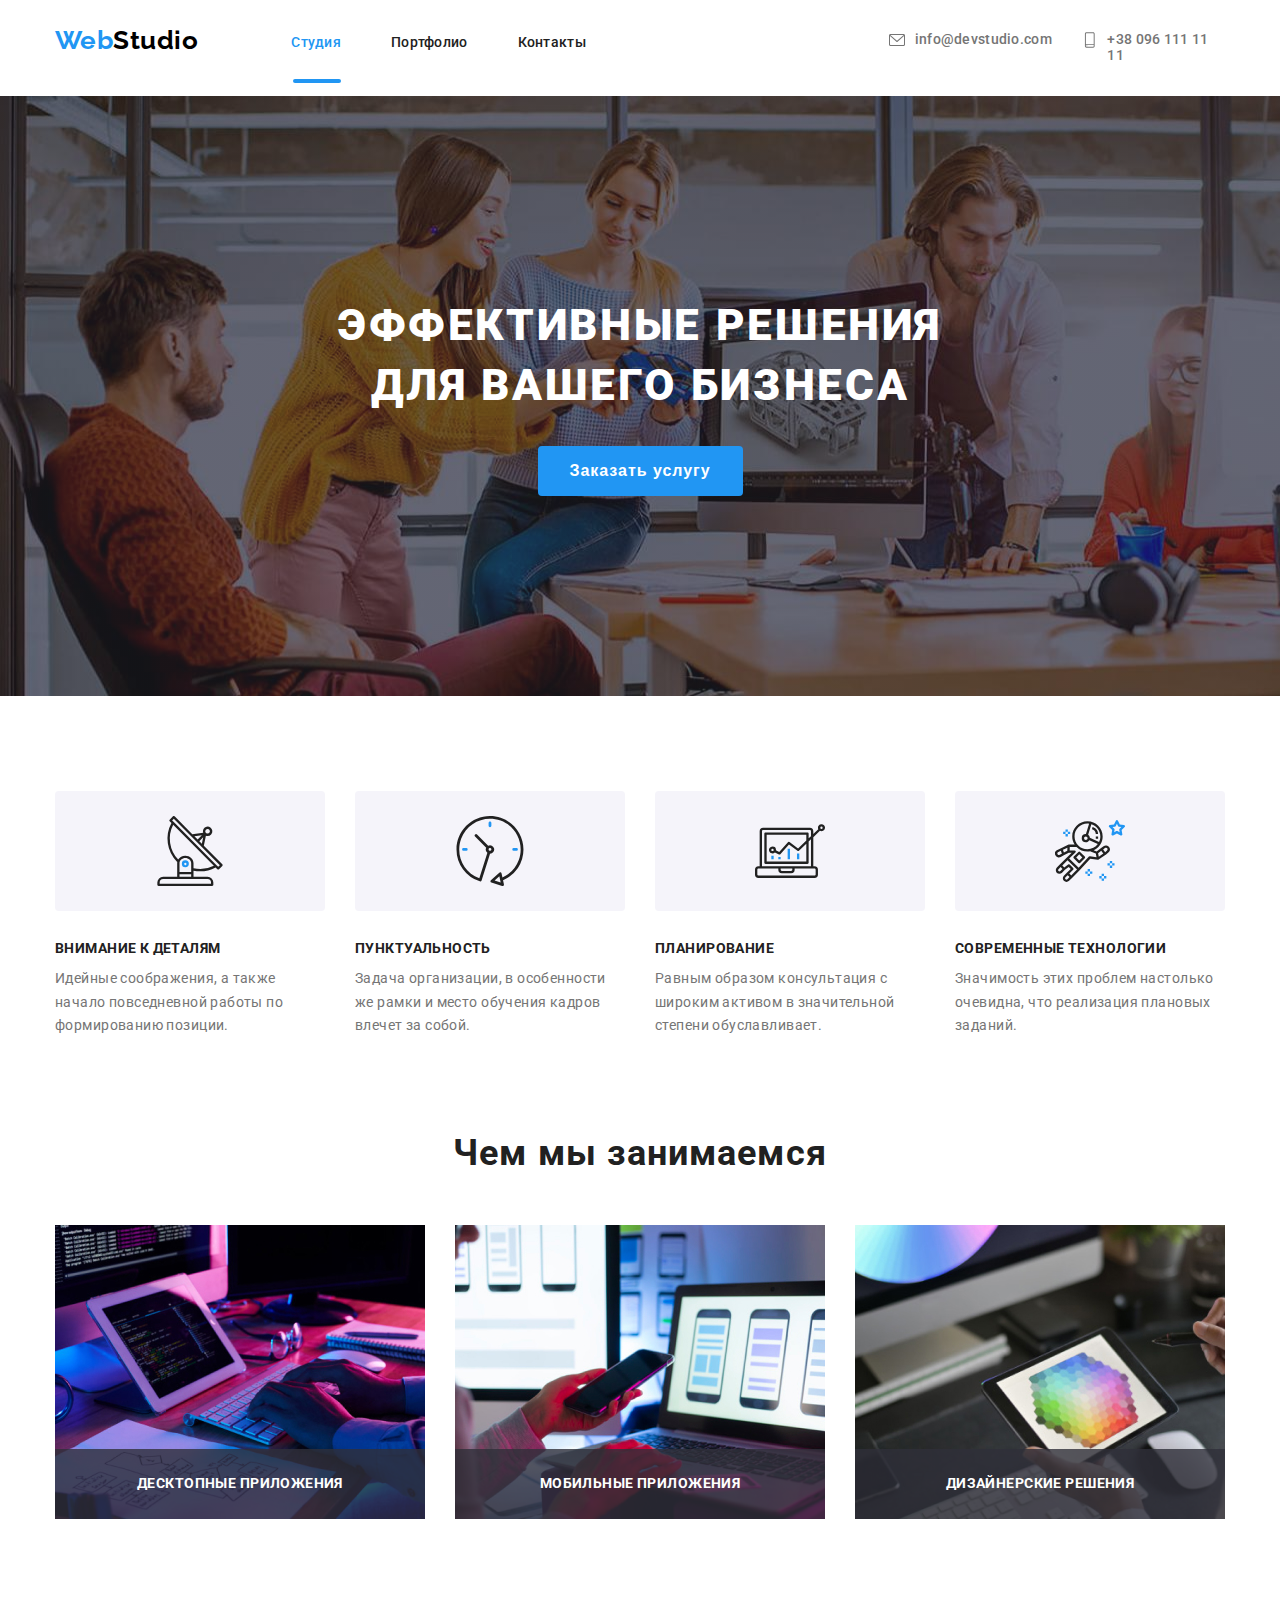
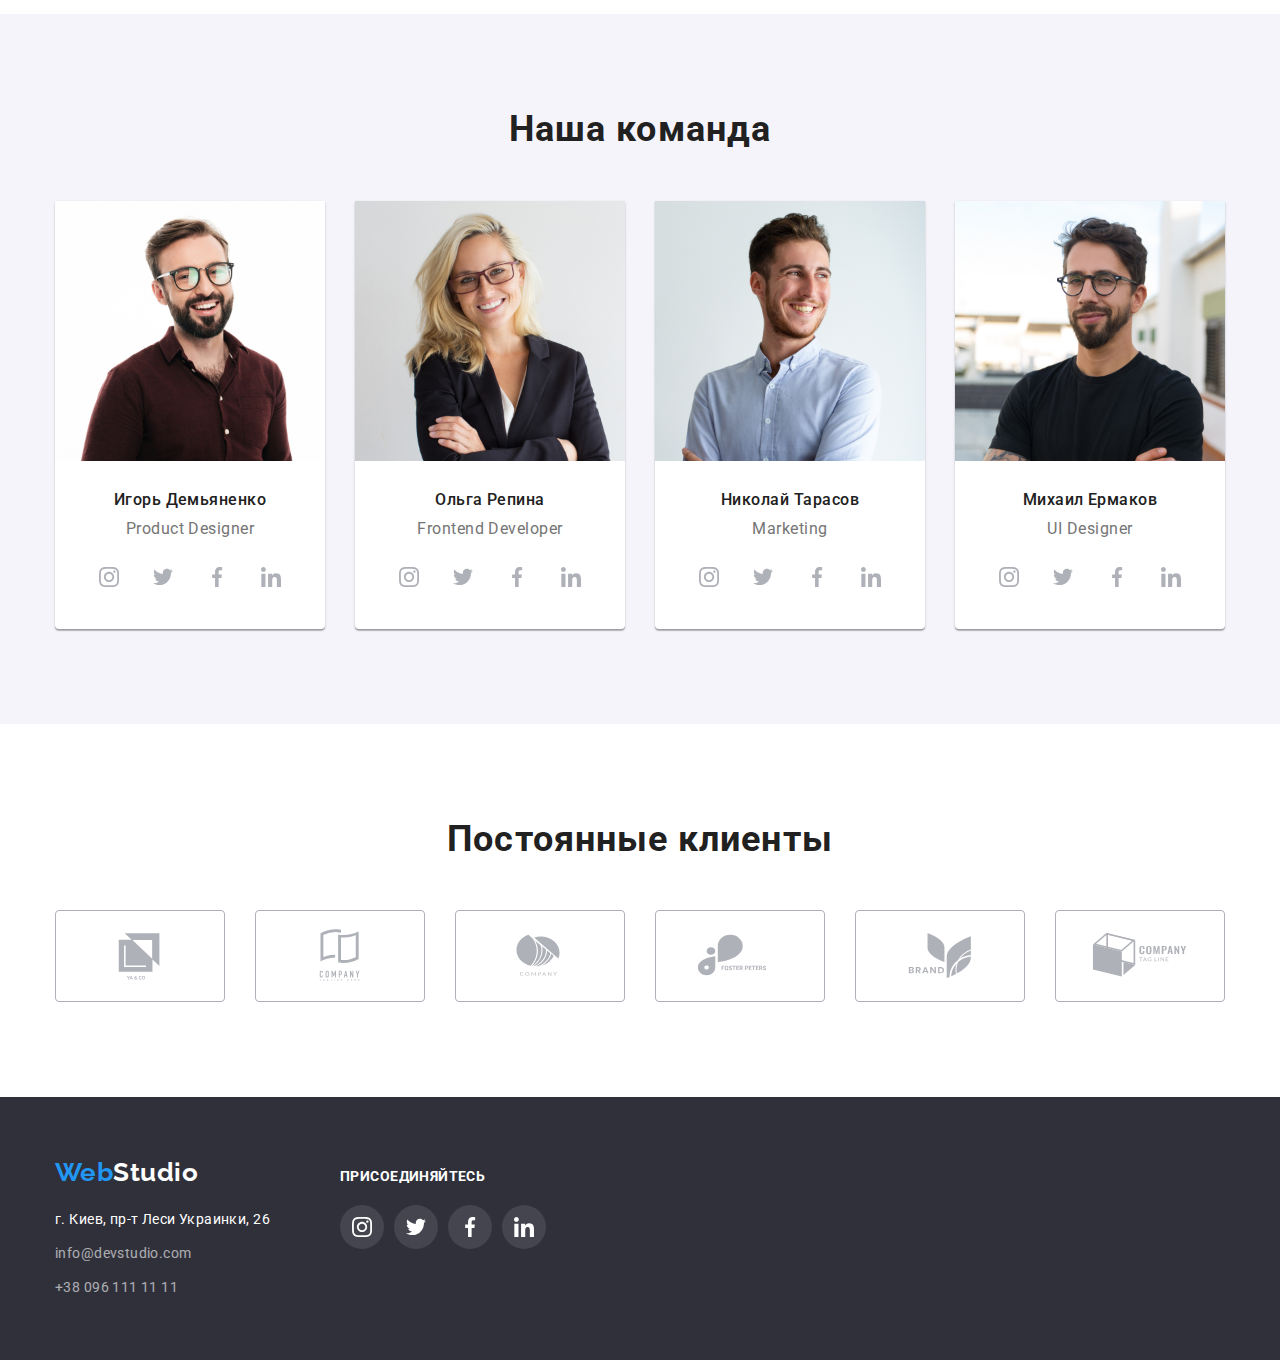
<file: index.html>
<!DOCTYPE html>
<html lang="ru">
  <head>
    <meta charset="UTF-8" />
    <link rel="stylesheet" href="./css/styles.css" />
    <meta name="viewport" content="width=device-width, initial-scale=1.0" />
    <link rel="preconnect" href="https://fonts.googleapis.com" />
    <link rel="preconnect" href="https://fonts.gstatic.com" crossorigin />
    <link
      href="https://fonts.googleapis.com/css2?family=Raleway:wght@700&family=Roboto:wght@400;500;700;900&display=swap"
      rel="stylesheet"
    />
    <title>WebStudio</title>
  </head>

  <body>
    <!-- Header -->
    <header class="header">
      <div class="wrapper">
        <nav class="header-nav">
          <a href="#" class="logo header-logo link"><span class="link-span">Web</span>Studio</a>
          <ul class="header-list list">
            <li class="header-item">
              <a class="header-link active header-link-first link" href="#">Студия</a>
            </li>
            <li class="header-item">
              <a class="header-link link" href="./portfolio.html">Портфолио</a>
            </li>
            <li class="header-item"><a class="header-link link" href="#">Контакты</a></li>
          </ul>
          <ul class="header-contact list">
            <li class="header-contact-item">
              <a class="header-email-link link" href="mailto:info@devstudio.com">
                <svg class="header-svg" width="16" height="16">
                  <use href="./images/symbol-defs.svg#envelope"></use>
                </svg>
                info@devstudio.com
              </a>
            </li>
            <li class="header-contact-item">
              <a class="header-tel-link link" href="tel:+38 096 111 11 11">
                <svg class="header-svg" width="16" height="16">
                  <use href="./images/symbol-defs.svg#smartphone"></use>
                </svg>
                +38 096 111 11 11
              </a>
            </li>
          </ul>
        </nav>
      </div>
    </header>

    <!-- Main -->
    <main>
      <section class="first-section">
        <div class="wrapper">
          <div class="block">
            <h1 class="first-title">Эффективные решения для вашего бизнеса</h1>
            <button class="first-section-btn btn" type="button" data-modal-open>
              Заказать услугу
            </button>
          </div>
        </div>
      </section>

      <div class="wrapper">
        <!-- Benefits -->
        <section class="benefits-class">
          <ul class="benefits-list list">
            <li class="benefits-list-item icon1">
              <h3 class="benefits-list-title">Внимание к деталям</h3>
              <p class="benefits-list-description">
                Идейные соображения, а также начало повседневной работы по формированию позиции.
              </p>
            </li>
            <li class="benefits-list-item icon2">
              <h3 class="benefits-list-title">Пунктуальность</h3>
              <p class="benefits-list-description">
                Задача организации, в особенности же рамки и место обучения кадров влечет за собой.
              </p>
            </li>
            <li class="benefits-list-item icon3">
              <h3 class="benefits-list-title">Планирование</h3>
              <p class="benefits-list-description">
                Равным образом консультация с широким активом в значительной степени обуславливает.
              </p>
            </li>
            <li class="benefits-list-item icon4">
              <h3 class="benefits-list-title">Современные технологии</h3>
              <p class="benefits-list-description">
                Значимость этих проблем настолько очевидна, что реализация плановых заданий.
              </p>
            </li>
          </ul>
        </section>

        <!-- What we do -->
        <section class="wwd-section">
          <h2 class="wwd-title">Чем мы занимаемся</h2>
          <ul class="wwd-list list">
            <li class="wwd-list-item">
              <img src="./images/img1.jpg" alt="Человек работает на компьютере" width="370" />
              <div class="wwd-description">
                <p class="wwd-description-text">Десктопные приложения</p>
              </div>
            </li>
            <li class="wwd-list-item">
              <img src="./images/img2.jpg" alt="Человек работает на смартфоне" width="370" />
              <div class="wwd-description">
                <p class="wwd-description-text">Мобильные приложения</p>
              </div>
            </li>
            <li class="wwd-list-item">
              <img src="./images/img3.jpg" alt="Человек работает на планшете" width="370" />
              <div class="wwd-description">
                <p class="wwd-description-text">Дизайнерские решения</p>
              </div>
            </li>
          </ul>
        </section>
      </div>

      <!-- Our Team -->
      <section class="team-section">
        <div class="wrapper">
          <h2 class="team-title">Наша команда</h2>
          <ul class="team-list list">
            <li class="team-list-item">
              <img
                src="./images/personal1.jpg"
                alt="Игорь Демьяненко-Product Designer"
                width="270"
              />
              <h2 class="team-list-item-title">Игорь Демьяненко</h2>
              <p class="team-list-item-text" lang="en">Product Designer</p>
              <ul class="team-social list">
                <li class="team-social-item">
                  <a class="team-social-link link" href="">
                    <svg class="team-svg">
                      <use href="./images/symbol-defs.svg#instagram-2"></use>
                    </svg>
                  </a>
                </li>
                <li class="team-social-item">
                  <a class="team-social-link link" href="">
                    <svg class="team-svg">
                      <use href="./images/symbol-defs.svg#twitter-1"></use>
                    </svg>
                  </a>
                </li>
                <li class="team-social-item">
                  <a class="team-social-link link" href="">
                    <svg class="team-svg">
                      <use href="./images/symbol-defs.svg#facebook-1"></use>
                    </svg>
                  </a>
                </li>
                <li class="team-social-item">
                  <a class="team-social-link link" href="">
                    <svg class="team-svg">
                      <use href="./images/symbol-defs.svg#linkedin-1"></use>
                    </svg>
                  </a>
                </li>
              </ul>
            </li>
            <li class="team-list-item">
              <img src="./images/personal2.jpg" alt="Ольга Репина-Frontend Developer" width="270" />
              <h2 class="team-list-item-title">Ольга Репина</h2>
              <p class="team-list-item-text" lang="en">Frontend Developer</p>
              <ul class="team-social list">
                <li class="team-social-item">
                  <a class="team-social-link link" href="">
                    <svg class="team-svg">
                      <use href="./images/symbol-defs.svg#instagram-2"></use>
                    </svg>
                  </a>
                </li>
                <li class="team-social-item">
                  <a class="team-social-link link" href="">
                    <svg class="team-svg">
                      <use href="./images/symbol-defs.svg#twitter-1"></use>
                    </svg>
                  </a>
                </li>
                <li class="team-social-item">
                  <a class="team-social-link link" href="">
                    <svg class="team-svg">
                      <use href="./images/symbol-defs.svg#facebook-1"></use>
                    </svg>
                  </a>
                </li>
                <li class="team-social-item">
                  <a class="team-social-link link" href="">
                    <svg class="team-svg">
                      <use href="./images/symbol-defs.svg#linkedin-1"></use>
                    </svg>
                  </a>
                </li>
              </ul>
            </li>
            <li class="team-list-item">
              <img src="./images/personal3.jpg" alt="Николай Тарасов-Marketing" width="270" />
              <h2 class="team-list-item-title">Николай Тарасов</h2>
              <p class="team-list-item-text" lang="en">Marketing</p>
              <ul class="team-social list">
                <li class="team-social-item">
                  <a class="team-social-link link" href="">
                    <svg class="team-svg">
                      <use href="./images/symbol-defs.svg#instagram-2"></use>
                    </svg>
                  </a>
                </li>
                <li class="team-social-item">
                  <a class="team-social-link link" href="">
                    <svg class="team-svg">
                      <use href="./images/symbol-defs.svg#twitter-1"></use>
                    </svg>
                  </a>
                </li>
                <li class="team-social-item">
                  <a class="team-social-link link" href="">
                    <svg class="team-svg">
                      <use href="./images/symbol-defs.svg#facebook-1"></use>
                    </svg>
                  </a>
                </li>
                <li class="team-social-item">
                  <a class="team-social-link link" href="">
                    <svg class="team-svg">
                      <use href="./images/symbol-defs.svg#linkedin-1"></use>
                    </svg>
                  </a>
                </li>
              </ul>
            </li>
            <li class="team-list-item">
              <img src="./images/personal4.jpg" alt="Михаил Ермаков-UI Designer" width="270" />
              <h2 class="team-list-item-title">Михаил Ермаков</h2>
              <p class="team-list-item-text" lang="en">UI Designer</p>
              <ul class="team-social list">
                <li class="team-social-item">
                  <a class="team-social-link link" href="">
                    <svg class="team-svg">
                      <use href="./images/symbol-defs.svg#instagram-2"></use>
                    </svg>
                  </a>
                </li>
                <li class="team-social-item">
                  <a class="team-social-link link" href="">
                    <svg class="team-svg">
                      <use href="./images/symbol-defs.svg#twitter-1"></use>
                    </svg>
                  </a>
                </li>
                <li class="team-social-item">
                  <a class="team-social-link link" href="">
                    <svg class="team-svg">
                      <use href="./images/symbol-defs.svg#facebook-1"></use>
                    </svg>
                  </a>
                </li>
                <li class="team-social-item">
                  <a class="team-social-link link" href="">
                    <svg class="team-svg">
                      <use href="./images/symbol-defs.svg#linkedin-1"></use>
                    </svg>
                  </a>
                </li>
              </ul>
            </li>
          </ul>
        </div>
      </section>

      <!-- Clients -->
      <section class="clients-section">
        <div class="wrapper">
          <h2 class="clients-title">Постоянные клиенты</h2>
          <ul class="clients-list list">
            <li class="clients-item logo1">
              <a href="" class="clients-item-link link">
                <svg class="clients-svg" width="106" height="60">
                  <use href="./images/symbol-defs.svg#logo1"></use>
                </svg>
              </a>
            </li>
            <li class="clients-item logo2">
              <a href="" class="clients-item-link link">
                <svg class="clients-svg" width="106" height="60">
                  <use href="./images/symbol-defs.svg#logo2"></use>
                </svg>
              </a>
            </li>
            <li class="clients-item logo3">
              <a href="" class="clients-item-link link">
                <svg class="clients-svg" width="106" height="60">
                  <use href="./images/symbol-defs.svg#logo3"></use>
                </svg>
              </a>
            </li>
            <li class="clients-item logo4">
              <a href="" class="clients-item-link link">
                <svg class="clients-svg" width="106" height="60">
                  <use href="./images/symbol-defs.svg#logo4"></use>
                </svg>
              </a>
            </li>
            <li class="clients-item logo5">
              <a href="" class="clients-item-link link">
                <svg class="clients-svg" width="106" height="60">
                  <use href="./images/symbol-defs.svg#logo5"></use>
                </svg>
              </a>
            </li>
            <li class="clients-item logo6">
              <a href="" class="clients-item-link link">
                <svg class="clients-svg" width="106" height="60">
                  <use href="./images/symbol-defs.svg#logo6"></use>
                </svg>
              </a>
            </li>
          </ul>
        </div>
      </section>
    </main>

    <!-- Footer -->
    <footer class="footer">
      <div class="wrapper">
        <div class="footer-flex">
          <div class="footer-social">
            <a href="#" class="footer-logo link"><span class="link-span">Web</span>Studio</a>
            <address class="footer-address">г. Киев, пр-т Леси Украинки, 26</address>
            <ul class="footer-list list">
              <li class="footer-item">
                <a class="footer-email-link link" href="mailto:info@devstudio.com"
                  >info@devstudio.com</a
                >
              </li>
              <li class="footer-item">
                <a class="footer-tel-link link" href="tel:+38 096 111 11 11">+38 096 111 11 11</a>
              </li>
            </ul>
          </div>
          <div class="footer-invite">
            <p class="footer-text">присоединяйтесь</p>
            <ul class="footer-invite-list list">
              <li class="footer-invite-item">
                <a class="footer-invite-link link" href="">
                  <svg class="footer-svg">
                    <use href="./images/symbol-defs.svg#instagram-2"></use>
                  </svg>
                </a>
              </li>
              <li class="footer-invite-item">
                <a class="footer-invite-link link" href="">
                  <svg class="footer-svg">
                    <use href="./images/symbol-defs.svg#twitter-1"></use>
                  </svg>
                </a>
              </li>
              <li class="footer-invite-item">
                <a class="footer-invite-link link" href="">
                  <svg class="footer-svg">
                    <use href="./images/symbol-defs.svg#facebook-1"></use>
                  </svg>
                </a>
              </li>
              <li class="footer-invite-item">
                <a class="footer-invite-link link" href="">
                  <svg class="footer-svg">
                    <use href="./images/symbol-defs.svg#linkedin-1"></use>
                  </svg>
                </a>
              </li>
            </ul>
          </div>
        </div>
      </div>
    </footer>
    <div class="backdrop is-hidden" data-modal>
      <div class="modal">
        <button class="modal-button" type="button" data-modal-close>
          <svg class="modal-icon" width="11" height="11">
            <use href="./images/symbol-defs.svg#modal-vector"></use>
          </svg>
        </button>
      </div>
    </div>
    <script src="./js/modal.js"></script>
  </body>
</html>
</file>
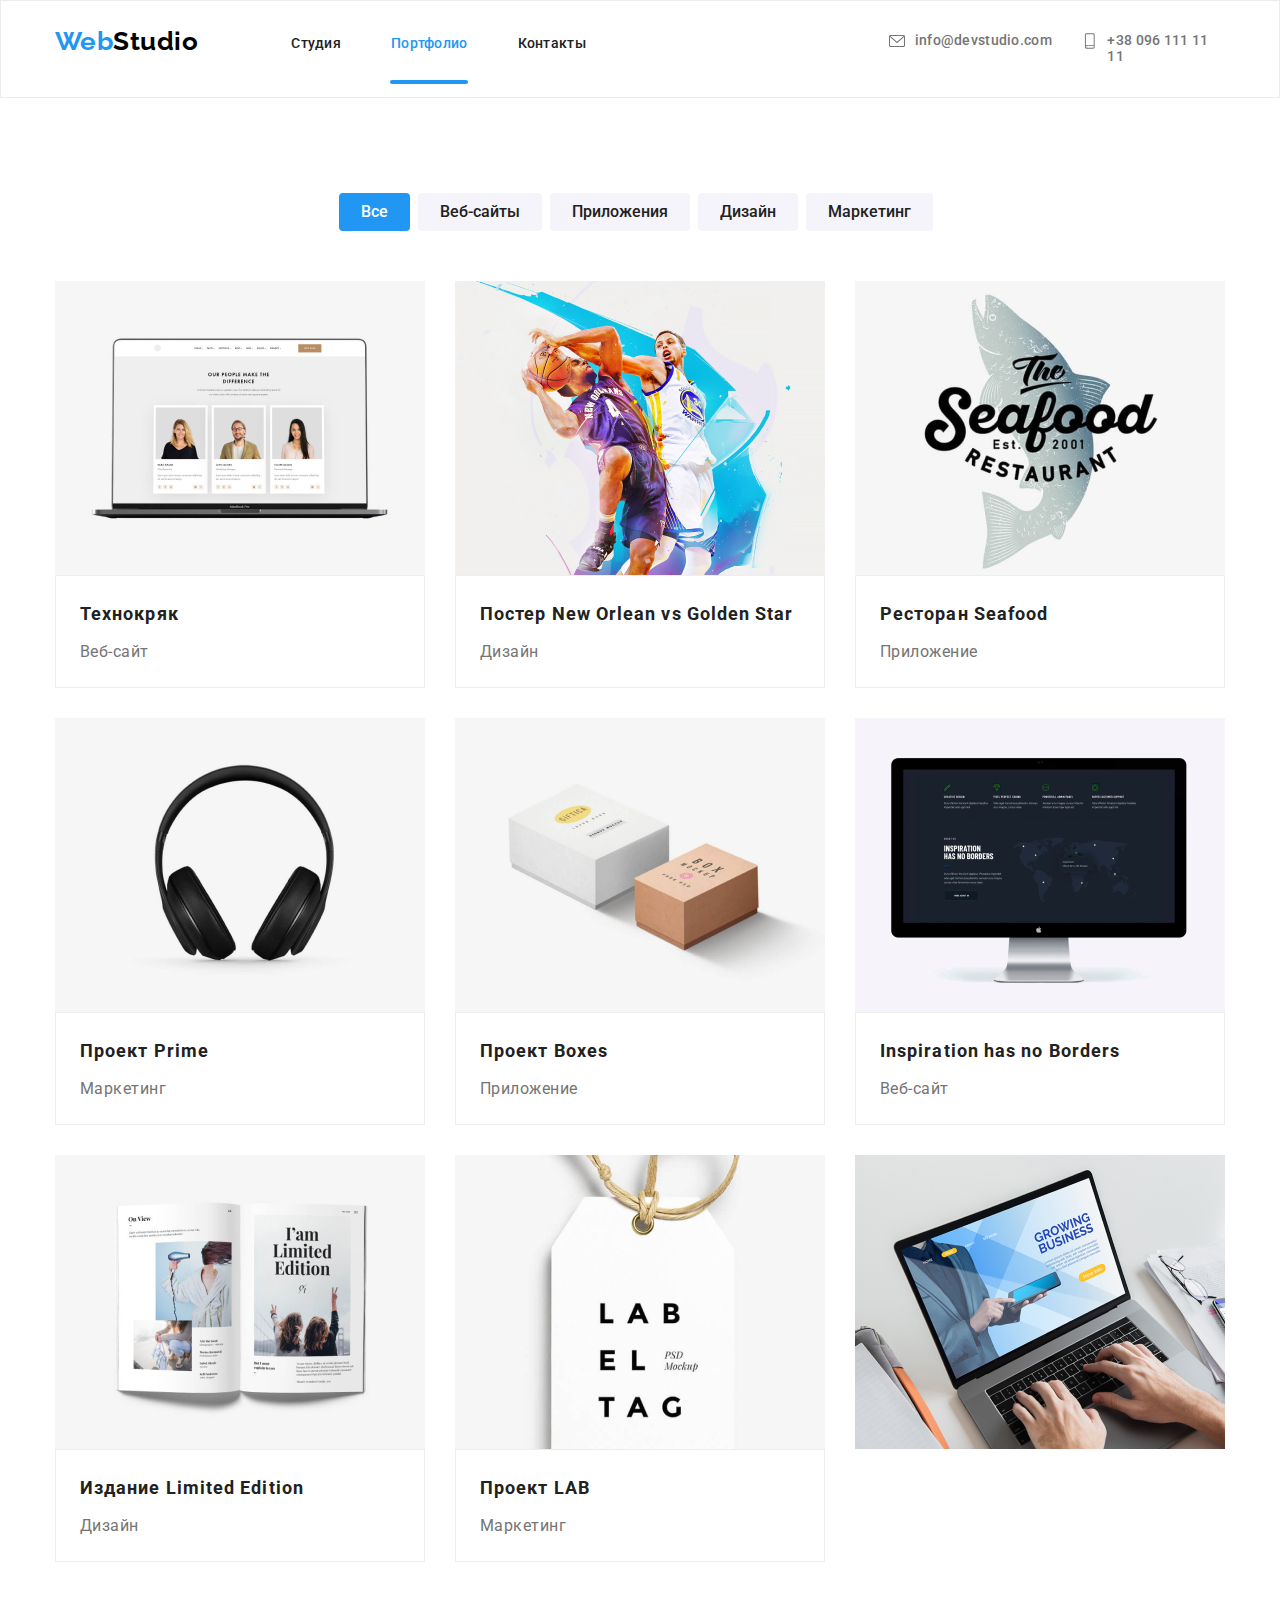
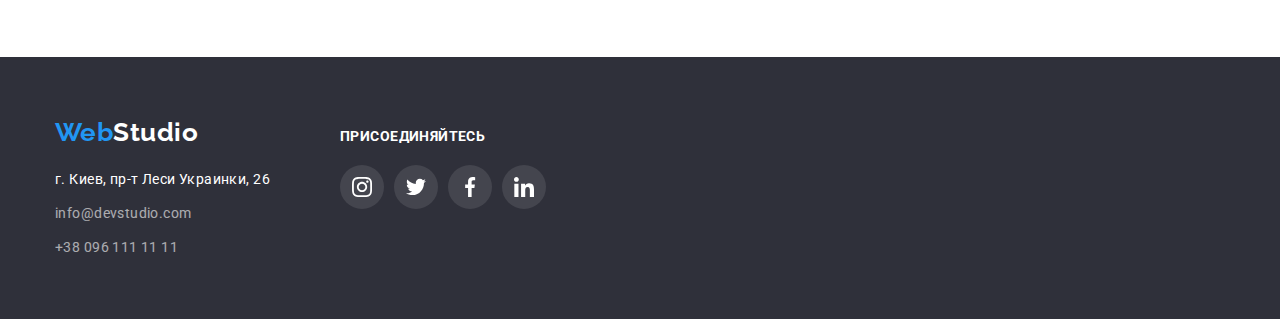
<file: portfolio.html>
<!DOCTYPE html>
<html lang="en">
  <head>
    <meta charset="UTF-8" />
    <link rel="stylesheet" href="./css/styles.css" />
    <meta name="viewport" content="width=device-width, initial-scale=1.0" />
    <link rel="preconnect" href="https://fonts.googleapis.com" />
    <link rel="preconnect" href="https://fonts.gstatic.com" crossorigin />
    <link
      href="https://fonts.googleapis.com/css2?family=Raleway:wght@700&family=Roboto:wght@400;500;700;900&display=swap"
      rel="stylesheet"
    />
    <title>WebStudio</title>
  </head>

  <body>
    <!-- Header -->

    <header class="header-portfolio">
      <div class="wrapper">
        <nav class="header-nav">
          <a href="#" class="logo header-logo link"><span class="link-span">Web</span>Studio</a>
          <ul class="header-list list">
            <li class="header-item"><a class="header-link link" href="./index.html">Студия</a></li>
            <li class="header-item">
              <a class="header-link active header-link-second link" href="#">Портфолио</a>
            </li>
            <li class="header-item"><a class="header-link link" href="#">Контакты</a></li>
          </ul>
          <ul class="header-contact list">
            <li class="header-contact-item">
              <a class="header-email-link link" href="mailto:info@devstudio.com">
                <svg class="header-svg" width="16" height="16">
                  <use href="./images/symbol-defs.svg#envelope"></use>
                </svg>
                info@devstudio.com
              </a>
            </li>
            <li class="header-contact-item">
              <a class="header-tel-link link" href="tel:+38 096 111 11 11">
                <svg class="header-svg" width="16" height="16">
                  <use href="./images/symbol-defs.svg#smartphone"></use>
                </svg>
                +38 096 111 11 11
              </a>
            </li>
          </ul>
        </nav>
      </div>
    </header>

    <!-- Main -->
    <main>
      <section class="portfolio-section">
        <div class="wrapper">
          <nav class="filter-nav">
            <ul class="filter-list list">
              <li class="filter-item">
                <button class="filter-link active link" href="#">Все</button>
              </li>
              <li class="filter-item">
                <button class="filter-link link" href="#">Веб-сайты</button>
              </li>
              <li class="filter-item">
                <button class="filter-link link" href="#">Приложения</button>
              </li>
              <li class="filter-item"><button class="filter-link link" href="#">Дизайн</button></li>
              <li class="filter-item">
                <button class="filter-link link" href="#">Маркетинг</button>
              </li>
            </ul>
          </nav>
          <ul class="product-list list">
            <li class="product-item">
              <div class="product-image">
                <img src="./images/img.png" alt="Img" />
                <div class="product-overlay">
                  <div class="product-text">
                    Технокряк это современная площадка распространения коронавируса. Компании
                    используют эту платформу для цифрового шпионажа и атак на защищённые сервера
                    конкурентов.
                  </div>
                </div>
              </div>
              <div class="product-block">
                <h3 class="product-title">Технокряк</h3>
                <p class="product-description">Веб-сайт</p>
              </div>
            </li>
            <li class="product-item">
              <div class="product-image">
                <img src="./images/img-1.png" alt="Img1" />
                <div class="product-overlay">
                  <div class="product-text">
                    Технокряк это современная площадка распространения коронавируса. Компании
                    используют эту платформу для цифрового шпионажа и атак на защищённые сервера
                    конкурентов.
                  </div>
                </div>
              </div>
              <div class="product-block">
                <h3 class="product-title">Постер New Orlean vs Golden Star</h3>
                <p class="product-description">Дизайн</p>
              </div>
            </li>
            <li class="product-item">
              <div class="product-image">
                <img src="./images/img-2.png" alt="Img2" />
                <div class="product-overlay">
                  <div class="product-text">
                    Технокряк это современная площадка распространения коронавируса. Компании
                    используют эту платформу для цифрового шпионажа и атак на защищённые сервера
                    конкурентов.
                  </div>
                </div>
              </div>
              <div class="product-block">
                <h3 class="product-title">Ресторан Seafood</h3>
                <p class="product-description">Приложение</p>
              </div>
            </li>

            <li class="product-item">
              <div class="product-image">
                <img src="./images/img-3.png" alt="Img3" />
                <div class="product-overlay">
                  <div class="product-text">
                    Технокряк это современная площадка распространения коронавируса. Компании
                    используют эту платформу для цифрового шпионажа и атак на защищённые сервера
                    конкурентов.
                  </div>
                </div>
              </div>
              <div class="product-block">
                <h3 class="product-title">Проект Prime</h3>
                <p class="product-description">Маркетинг</p>
              </div>
            </li>
            <li class="product-item">
              <div class="product-image">
                <img src="./images/img-4.png" alt="Img4" />
                <div class="product-overlay">
                  <div class="product-text">
                    Технокряк это современная площадка распространения коронавируса. Компании
                    используют эту платформу для цифрового шпионажа и атак на защищённые сервера
                    конкурентов.
                  </div>
                </div>
              </div>
              <div class="product-block">
                <h3 class="product-title">Проект Boxes</h3>
                <p class="product-description">Приложение</p>
              </div>
            </li>
            <li class="product-item">
              <div class="product-image">
                <img src="./images/img-5.png" alt="Img5" />
                <div class="product-overlay">
                  <div class="product-text">
                    Технокряк это современная площадка распространения коронавируса. Компании
                    используют эту платформу для цифрового шпионажа и атак на защищённые сервера
                    конкурентов.
                  </div>
                </div>
              </div>
              <div class="product-block">
                <h3 class="product-title" lang="en">Inspiration has no Borders</h3>
                <p class="product-description">Веб-сайт</p>
              </div>
            </li>

            <li class="product-item">
              <div class="product-image">
                <img src="./images/img-6.png" alt="Img6" />
                <div class="product-overlay">
                  <div class="product-text">
                    Технокряк это современная площадка распространения коронавируса. Компании
                    используют эту платформу для цифрового шпионажа и атак на защищённые сервера
                    конкурентов.
                  </div>
                </div>
              </div>
              <div class="product-block">
                <h3 class="product-title">Издание Limited Edition</h3>
                <p class="product-description">Дизайн</p>
              </div>
            </li>
            <li class="product-item">
              <div class="product-image">
                <img src="./images/img-7.png" alt="Img7" />
                <div class="product-overlay">
                  <div class="product-text">
                    Технокряк это современная площадка распространения коронавируса. Компании
                    используют эту платформу для цифрового шпионажа и атак на защищённые сервера
                    конкурентов.
                  </div>
                </div>
              </div>
              <div class="product-block">
                <h3 class="product-title">Проект LAB</h3>
                <p class="product-description">Маркетинг</p>
              </div>
            </li>
            <li class="product-item">
              <div class="product-image">
                <img src="./images/img-8.png" alt="Img8" />
                <div class="product-overlay">
                  <div class="product-text">
                    Технокряк это современная площадка распространения коронавируса. Компании
                    используют эту платформу для цифрового шпионажа и атак на защищённые сервера
                    конкурентов.
                  </div>
                </div>
              </div>
            </li>
          </ul>
        </div>
      </section>
    </main>

    <!-- Footer -->
    <footer class="footer">
      <div class="wrapper">
        <div class="footer-flex">
          <div class="footer-social">
            <a href="#" class="footer-logo link"><span class="link-span">Web</span>Studio</a>
            <address class="footer-address">г. Киев, пр-т Леси Украинки, 26</address>
            <ul class="footer-list list">
              <li class="footer-item">
                <a class="footer-email-link link" href="mailto:info@devstudio.com"
                  >info@devstudio.com</a
                >
              </li>
              <li class="footer-item">
                <a class="footer-tel-link link" href="tel:+38 096 111 11 11">+38 096 111 11 11</a>
              </li>
            </ul>
          </div>
          <div class="footer-invite">
            <p class="footer-text">присоединяйтесь</p>
            <ul class="footer-invite-list list">
              <li class="footer-invite-item">
                <a class="footer-invite-link link" href="">
                  <svg class="footer-svg">
                    <use href="./images/symbol-defs.svg#instagram-2"></use>
                  </svg>
                </a>
              </li>
              <li class="footer-invite-item">
                <a class="footer-invite-link link" href="">
                  <svg class="footer-svg">
                    <use href="./images/symbol-defs.svg#twitter-1"></use>
                  </svg>
                </a>
              </li>
              <li class="footer-invite-item">
                <a class="footer-invite-link link" href="">
                  <svg class="footer-svg">
                    <use href="./images/symbol-defs.svg#facebook-1"></use>
                  </svg>
                </a>
              </li>
              <li class="footer-invite-item">
                <a class="footer-invite-link link" href="">
                  <svg class="footer-svg">
                    <use href="./images/symbol-defs.svg#linkedin-1"></use>
                  </svg>
                </a>
              </li>
            </ul>
          </div>
        </div>
      </div>
    </footer>
  </body>
</html>
</file>
<file: css/styles.css>
:root {
  --primary-title-color: #ffffff;
  --secondary-title-color: #212121;
  --secondary-text-color: #757575;
  --accent-color: #2196f3;
  --clients-color: #afb1b8;
}

body {
  font-family: 'Roboto', sans-serif;
  letter-spacing: 0.03em;
  margin: 0;
}

* {
  padding: 0;
  margin: 0;
  border: 0;
  box-sizing: border-box;
}

img {
  display: block;
}

h1,
h2,
h3,
h4,
h5,
h6,
p {
  margin: 0;
}

ul {
  margin: 0;
  padding: 0;
}

.wrapper {
  width: 1200px;
  margin: 0 auto;
  padding-left: 15px;
  padding-right: 15px;
}

.link {
  text-decoration: none;
}

.list {
  list-style: none;
}

.btn {
  padding: 10px 32px;
}

.logo {
  font-family: Raleway;
  font-style: normal;
  font-weight: bold;
  font-size: 26px;
  line-height: 1.19;
  color: #000;
}

.footer-logo {
  font-family: Raleway;
  font-style: normal;
  font-weight: bold;
  font-size: 26px;
  line-height: 1.19;
  color: #fff;
}

.link-span {
  font-family: Raleway;
  font-style: normal;
  font-weight: bold;
  font-size: 26px;
  line-height: 1.19;
  color: var(--accent-color);
}

/* Header */

.header {
  display: flex;
  flex-direction: row;
}

.header-portfolio {
  display: flex;
  border: 1px solid #ececec;
}

.header-logo {
  margin-right: 93px;
  padding-top: 25px;
  padding-bottom: 25px;
}

.header-nav {
  display: flex;
  flex-direction: row;
}

.header-list {
  display: flex;
  flex-direction: row;
  padding: 32px 0px;
  margin-right: 303px;
}

.header-item {
  margin-right: 50px;
}

.header-item:last-child {
  margin-right: 0;
}

.header-contact-item {
  margin-right: 30px;
}

.header-contact-item:last-child {
  margin-right: 0;
}

.header-contact {
  display: flex;
  padding: 32px 0px;
}

.header-link {
  font-weight: 500;
  font-size: 14px;
  line-height: 1.14;
  letter-spacing: 0.02em;
  color: var(--secondary-title-color);
  position: relative;
  padding-bottom: 32px;
  transition: background-color 250ms cubic-bezier(0.4, 0, 0.2, 1),
    color 250ms cubic-bezier(0.4, 0, 0.2, 1), box-shadow 250ms cubic-bezier(0.4, 0, 0.2, 1),
    top 250ms cubic-bezier(0.4, 0, 0.2, 1);
}

.header-link-first::after {
  content: '';
  position: absolute;
  width: 48px;
  height: 4px;
  background-color: var(--accent-color);
  bottom: -1px;
  right: 0;
  border-radius: 2px;
}

.header-link-second::after {
  content: '';
  position: absolute;
  width: 78px;
  height: 4px;
  background-color: var(--accent-color);
  bottom: -1px;
  right: 0;
  border-radius: 2px;
}

.header-link.active {
  color: var(--accent-color);
}

.header-link:hover,
.header-link:focus {
  color: var(--accent-color);
}

.header-email-link {
  display: flex;
  font-weight: 500;
  font-size: 14px;
  line-height: 1.14;
  letter-spacing: 0.02em;
  color: var(--secondary-text-color);
  fill: var(--secondary-text-color);
  transition: background-color 250ms cubic-bezier(0.4, 0, 0.2, 1),
    color 250ms cubic-bezier(0.4, 0, 0.2, 1), box-shadow 250ms cubic-bezier(0.4, 0, 0.2, 1),
    top 250ms cubic-bezier(0.4, 0, 0.2, 1);
}

.header-svg {
  margin-right: 10px;
}

.header-email-link:hover,
.header-tel-link:hover,
.header-email-link:focus,
.header-tel-link:focus {
  fill: var(--accent-color);
  color: var(--accent-color);
}

.header-tel-link {
  display: flex;
  font-weight: 500;
  font-size: 14px;
  line-height: 1.14;
  letter-spacing: 0.02em;
  color: var(--secondary-text-color);
  fill: var(--secondary-text-color);
  transition: background-color 250ms cubic-bezier(0.4, 0, 0.2, 1),
    color 250ms cubic-bezier(0.4, 0, 0.2, 1), box-shadow 250ms cubic-bezier(0.4, 0, 0.2, 1),
    top 250ms cubic-bezier(0.4, 0, 0.2, 1);
}

/* First Section */

.first-section {
  background-image: linear-gradient(to right, rgba(47, 48, 58, 0.4), rgba(47, 48, 58, 0.4)),
    url(../images/headerbg.jpg);
  padding-bottom: 200px;
  padding-top: 200px;
}

.block {
  display: flex;
  justify-content: center;
  align-items: center;
  flex-direction: column;
}

.first-title {
  font-weight: 900;
  font-size: 44px;
  line-height: 1.36;
  text-align: center;
  letter-spacing: 0.06em;
  text-transform: uppercase;
  color: var(--primary-title-color);
  width: 700px;
  margin-bottom: 30px;
}

.first-section-btn {
  position: relative;
  padding: 10px 32px;
  border: transparent;
  border-radius: 4px;
  cursor: pointer;
  font-weight: 700;
  font-size: 16px;
  line-height: 1.88;
  display: flex;
  align-items: center;
  text-align: center;
  letter-spacing: 0.06em;
  background-color: var(--accent-color);
  color: var(--primary-title-color);
  transition: box-shadow 250ms cubic-bezier(0.4, 0, 0.2, 1),
    background-color 250ms cubic-bezier(0.4, 0, 0.2, 1), top 250ms cubic-bezier(0.4, 0, 0.2, 1);
}

.first-section-btn:hover,
.first-section-btn:focus {
  top: 2px;
  background-color: #188ce8;
  box-shadow: 0px 4px 4px rgb(0 0 0 / 15%);
}

/* Benefits Section */

.benefits-class {
  padding-top: 95px;
  padding-bottom: 95px;
}

.benefits-list {
  display: flex;
  justify-content: space-between;
}

.icon1::before {
  content: '';
  display: block;
  height: 120px;
  background-color: #f5f4fa;
  background-image: url(../images/antenna.svg);
  background-repeat: no-repeat;
  background-position: center;
  margin-bottom: 30px;
  border-radius: 4px;
}

.icon2::before {
  content: '';
  display: block;
  height: 120px;
  background-color: #f5f4fa;
  background-image: url(../images/clock.svg);
  background-repeat: no-repeat;
  background-position: center;
  margin-bottom: 30px;
  border-radius: 4px;
}

.icon3::before {
  content: '';
  display: block;
  height: 120px;
  background-color: #f5f4fa;
  background-image: url(../images/diagram.svg);
  background-repeat: no-repeat;
  background-position: center;
  margin-bottom: 30px;
  border-radius: 4px;
}

.icon4::before {
  content: '';
  display: block;
  height: 120px;
  background-color: #f5f4fa;
  background-image: url(../images/astronaut.svg);
  background-repeat: no-repeat;
  background-position: center;
  margin-bottom: 30px;
  border-radius: 4px;
}

.benefits-list-title {
  margin-bottom: 10px;
  font-weight: bold;
  font-size: 14px;
  line-height: 1.14;
  letter-spacing: 0.03em;
  text-transform: uppercase;
  color: var(--secondary-title-color);
}

.benefits-list-description {
  width: 270px;
  font-weight: normal;
  font-size: 14px;
  line-height: 1.71;
  letter-spacing: 0.03em;
  color: var(--secondary-text-color);
}

/* What we do section */

.wwd-section {
  padding-bottom: 95px;
}

.wwd-title {
  display: flex;
  justify-content: center;
  font-weight: bold;
  font-size: 36px;
  line-height: 1.16;
  letter-spacing: 0.03em;
  color: var(--secondary-title-color);
  margin-bottom: 50px;
}

.wwd-list {
  display: flex;
}

.wwd-list-item {
  position: relative;
}

.wwd-description {
  content: '';
  position: absolute;
  width: 370px;
  height: 70px;
  background: rgba(47, 48, 58, 0.8);
  transform: translateY(-100%);
}

.wwd-description-text {
  font-weight: 700;
  font-size: 14px;
  line-height: 1.14;
  text-align: center;
  letter-spacing: 0.03em;
  text-transform: uppercase;
  color: var(--primary-title-color);
  padding: 27px 82px 83px;
}

.wwd-list-item:not(:last-child) {
  margin-right: 30px;
}

/* Our team section */

.team-section {
  background-color: #f5f4fa;
  padding-bottom: 95px;
  padding-top: 95px;
}

.team-title {
  display: flex;
  justify-content: center;
  font-weight: bold;
  font-size: 36px;
  line-height: 1.16;
  letter-spacing: 0.03em;
  color: var(--secondary-title-color);

  margin-bottom: 50px;
}

.team-list,
.footer-invite-list {
  display: flex;
}

.team-list-item:not(:last-child) {
  margin-right: 30px;
}

.team-list-item {
  background: #ffffff;
  box-shadow: 0px 1px 3px rgba(0, 0, 0, 0.12), 0px 1px 1px rgba(0, 0, 0, 0.14),
    0px 2px 1px rgba(0, 0, 0, 0.2);
  border-radius: 0px 0px 4px 4px;
  width: 270px;
}

.team-social {
  display: flex;
  justify-content: center;
  padding: 0 32px;
}

.team-social-item {
  display: flex;
  justify-content: center;
  margin-bottom: 30px;
  margin-right: 10px;
}

.team-social-item:last-child {
  margin-right: 0px;
}

.team-social-link {
  width: 44px;
  height: 44px;
  display: flex;
  justify-content: center;
  align-items: center;
  border-radius: 50%;
  cursor: pointer;
  fill: var(--clients-color);
  transition: background-color 250ms cubic-bezier(0.4, 0, 0.2, 1),
    color 250ms cubic-bezier(0.4, 0, 0.2, 1), box-shadow 250ms cubic-bezier(0.4, 0, 0.2, 1),
    top 250ms cubic-bezier(0.4, 0, 0.2, 1);
}

.team-svg,
.footer-svg {
  width: 20px;
  height: 20px;
}

.team-social-link:hover,
.footer-invite-link:hover,
.team-social-link:focus,
.footer-invite-link:focus {
  background-color: var(--accent-color);
  fill: var(--primary-title-color);
}

.team-list-item-title {
  font-weight: 500;
  font-size: 16px;
  line-height: 1.18;
  text-align: center;
  letter-spacing: 0.03em;
  color: var(--secondary-title-color);
  margin-top: 30px;
}

.team-list-item-text {
  font-weight: normal;
  font-size: 16px;
  line-height: 1.18;
  text-align: center;
  letter-spacing: 0.03em;
  color: var(--secondary-text-color);
  margin-top: 10px;
  margin-bottom: 16px;
}

/* Clients */

.clients-section {
  padding-top: 95px;
  padding-bottom: 95px;
}

.clients-title {
  display: flex;
  justify-content: center;
  margin-bottom: 50px;
  font-weight: 700;
  font-size: 36px;
  line-height: 1.16;
  text-align: center;
  letter-spacing: 0.03em;

  color: var(--secondary-title-color);
}

.clients-list {
  display: flex;
  flex-direction: row;
  margin-right: -30px;
}

.clients-item {
  margin-right: 30px;
  flex-basis: calc(100% / 6 - 30px);
}

.clients-item:last-child {
  margin-right: 0;
}

.clients-item-link {
  width: 170px;
  height: 92px;
  border: 1px solid #afb1b8;
  border-radius: 4px;
  display: flex;
  justify-content: center;
  align-items: center;
  fill: var(--clients-color);
  transition: background-color 250ms cubic-bezier(0.4, 0, 0.2, 1),
    color 250ms cubic-bezier(0.4, 0, 0.2, 1), box-shadow 250ms cubic-bezier(0.4, 0, 0.2, 1),
    top 250ms cubic-bezier(0.4, 0, 0.2, 1);
}

.clients-item-link:hover,
.clients-item-link:focus {
  border: 1px solid var(--accent-color);
  fill: var(--accent-color);
}

/* Footer */

.footer {
  background-color: #2f303a;
  padding-top: 60px;
  padding-bottom: 60px;
}

.footer-flex {
  display: flex;
  align-items: baseline;
}

.footer-logo {
  display: inline-block;
  margin-bottom: 20px;
}

.footer-item:not(:last-child) {
  margin-bottom: 10px;
}

.footer-address {
  font-style: normal;
  font-size: 14px;
  line-height: 1.71;
  letter-spacing: 0.03em;
  color: var(--primary-title-color);
  margin-bottom: 10px;
}

.footer-email-link {
  font-weight: normal;
  font-size: 14px;
  line-height: 1.71;
  letter-spacing: 0.03em;
  color: var(--primary-title-color);
  opacity: 0.6;
}

.footer-tel-link {
  font-weight: normal;
  font-size: 14px;
  line-height: 1.71;
  letter-spacing: 0.03em;
  color: var(--primary-title-color);
  opacity: 0.6;
}

.footer-invite {
  margin-left: 70px;
  display: flex;
  flex-direction: column;
}

.footer-text {
  font-weight: 700;
  font-size: 14px;
  line-height: 1.14;
  letter-spacing: 0.03em;
  text-transform: uppercase;
  color: var(--primary-title-color);
  margin-bottom: 20px;
}

.footer-invite-item {
  margin-right: 10px;
}

.footer-invite-item:last-child {
  margin-right: 0;
}

.footer-invite-link {
  width: 44px;
  height: 44px;
  display: flex;
  justify-content: center;
  align-items: center;
  border-radius: 50%;
  cursor: pointer;
  fill: var(--primary-title-color);
  background: rgba(255, 255, 255, 0.1);
  transition: background-color 250ms cubic-bezier(0.4, 0, 0.2, 1),
    color 250ms cubic-bezier(0.4, 0, 0.2, 1), box-shadow 250ms cubic-bezier(0.4, 0, 0.2, 1),
    top 250ms cubic-bezier(0.4, 0, 0.2, 1);
}

/* Modal */
.backdrop {
  position: fixed;
  top: 0;
  left: 0;
  background-color: rgba(0, 0, 0, 0.2);
  width: 100%;
  height: 100%;
  opacity: 1;
  transition: opacity 250ms cubic-bezier(0.4, 0, 0.2, 1);
}

.backdrop.is-hidden {
  opacity: 0;
  pointer-events: none;
}

.modal {
  position: absolute;
  top: 50%;
  left: 50%;
  min-width: 528px;
  min-height: 581px;
  border-radius: 4px;
  opacity: 1;
  transform: translate(-50%, -50%) scale(1);
  background-color: var(--primary-title-color);
  transition: transform 250ms cubic-bezier(0.4, 0, 0.2, 1),
    opacity 250ms cubic-bezier(0.4, 0, 0.2, 1);
}

.modal-button {
  position: absolute;
  right: 0;
  display: flex;
  align-items: center;
  justify-content: center;
  width: 30px;
  height: 30px;
  border-radius: 50%;
  border: 1px solid rgba(0, 0, 0, 0.1);
  margin-top: 8px;
  margin-right: 8px;
  background-color: var(--background-color);
  cursor: pointer;
}

/* Portfolio */

.portfolio-section {
  padding: 95px 0;
}

/* Filter */

.fiter-nav {
  display: flex;
  align-items: center;
}

.filter-list {
  display: flex;
  justify-content: center;
  margin-bottom: 50px;
}

.filter-item {
  margin-right: 8px;
}

.filter-link {
  cursor: pointer;
  font-family: inherit;
  font-weight: 500;
  font-size: 16px;
  line-height: 1.63;
  text-align: center;
  color: var(--secondary-title-color);
  border-radius: 4px;
  background: #f5f4fa;
  padding: 6px 22px;
  border: transparent;
  transition: background-color 250ms cubic-bezier(0.4, 0, 0.2, 1),
    color 250ms cubic-bezier(0.4, 0, 0.2, 1), box-shadow 250ms cubic-bezier(0.4, 0, 0.2, 1),
    top 250ms cubic-bezier(0.4, 0, 0.2, 1);
}

.filter-link:hover,
.filter-link:focus {
  background-color: var(--accent-color);
  color: var(--primary-title-color);
}

.filter-link.active {
  background-color: var(--accent-color);
  color: var(--primary-title-color);
}

/* Product */

.product-list {
  display: flex;
  flex-wrap: wrap;
  font-size: 16px;
  line-height: 1.88;
  margin-right: -30px;
  margin-bottom: -30px;
}

.product-item {
  background: #ffffff;
  box-sizing: border-box;
  margin-right: 30px;
  margin-bottom: 30px;
  width: 370px;
  flex-basis: calc(100% / 3 - 30px);
  transition: box-shadow 250ms cubic-bezier(0.4, 0, 0.2, 1);
}

.product-image {
  position: relative;
  overflow: hidden;
}
.product-overlay {
  position: absolute;
  top: 0;
  width: 100%;
  height: 100%;
  background-color: rgba(33, 150, 243, 0.9);
  transform: translateY(100%);
  transition: transform 250ms cubic-bezier(0.4, 0, 0.2, 1);
}

.product-text {
  font-size: 18px;
  line-height: 1.56;
  color: var(--primary-title-color);
  padding: 63px 24px;
}
.product-item:hover {
  box-shadow: 0px 1px 1px rgba(0, 0, 0, 0.12), 0px 4px 4px rgba(0, 0, 0, 0.06),
    1px 4px 6px rgba(0, 0, 0, 0.16);
  cursor: pointer;
}

.product-item:hover .product-overlay {
  transform: translateY(0%);
}

.product-block {
  padding: 20px 24px;
  border: 1px solid #eeeeee;
}

.product-title {
  font-weight: 700;
  font-size: 18px;
  line-height: 2;
  letter-spacing: 0.06em;
  color: var(--secondary-title-color);
  margin-bottom: 5px;
}

.product-description {
  font-weight: normal;
  font-size: 16px;
  line-height: 1.87;
  letter-spacing: 0.03em;
  color: var(--secondary-text-color);
}
</file>
